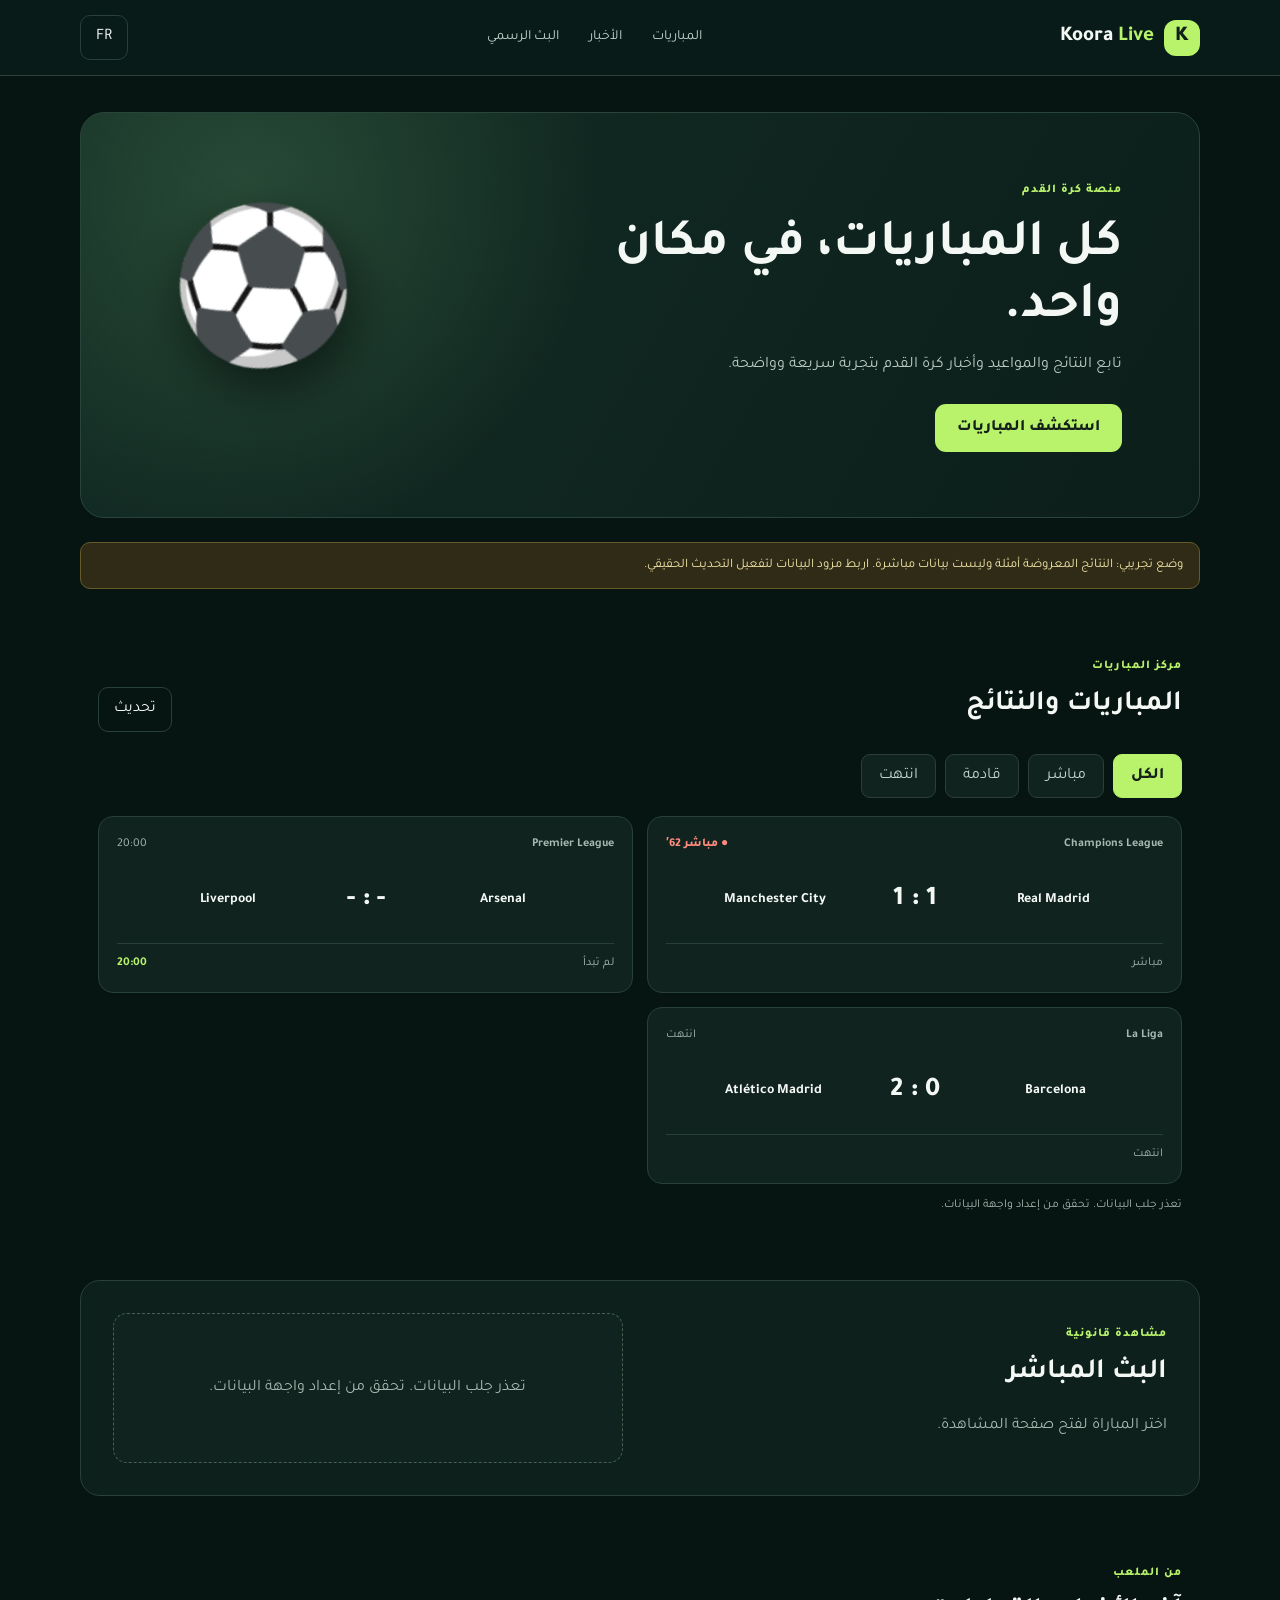
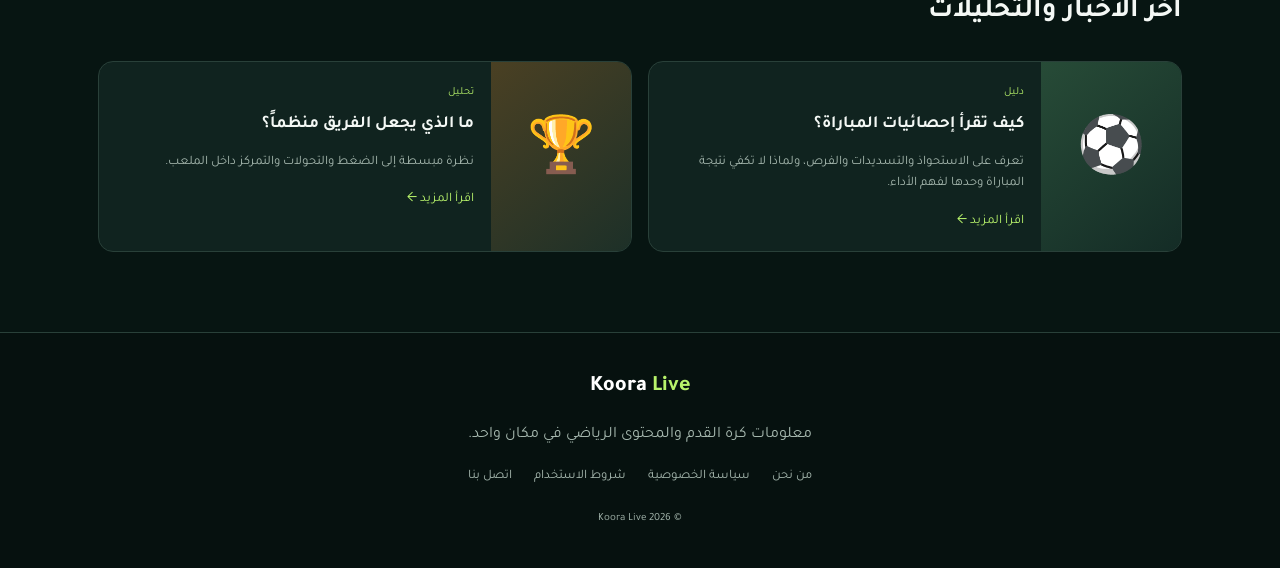
<file: index.html>
<!doctype html>
<html lang="ar" dir="rtl">
<head>
  <meta charset="utf-8">
  <meta name="viewport" content="width=device-width,initial-scale=1">
  <meta name="description" content="Koora Live - نتائج كرة القدم المباشرة، مواعيد المباريات، الأخبار والإحصائيات بالعربية والفرنسية.">
  <meta name="theme-color" content="#081b18">
  <title>Koora Live | مباريات اليوم</title>
  <link rel="icon" href="assets/favicon.svg" type="image/svg+xml">
  <link rel="stylesheet" href="styles.css">
</head>
<body>
<header class="topbar">
  <a class="brand" href="index.html"><span class="brand-mark">K</span><span>Koora <b>Live</b></span></a>
  <nav><a href="#matches" data-i18n="nav_matches">المباريات</a><a href="#news" data-i18n="nav_news">الأخبار</a><a href="#streams" data-i18n="nav_streams">البث الرسمي</a></nav>
  <button id="langToggle" class="lang-btn" aria-label="Change language">FR</button>
</header>

<main>
  <section class="hero">
    <div class="hero-copy">
      <span class="eyebrow" data-i18n="eyebrow">منصة كرة القدم</span>
      <h1 data-i18n="hero_title">كل المباريات، في مكان واحد.</h1>
      <p data-i18n="hero_desc">تابع النتائج والمواعيد وأخبار كرة القدم بتجربة سريعة وواضحة.</p>
      <a class="primary-btn" href="#matches" data-i18n="hero_cta">استكشف المباريات</a>
    </div>
    <div class="hero-ball" aria-hidden="true">⚽</div>
  </section>

  <div class="notice" id="dataNotice" role="status">وضع تجريبي: النتائج المعروضة أمثلة وليست بيانات مباشرة. اربط مزود البيانات لتفعيل التحديث الحقيقي.</div>

  <section class="section" id="matches">
    <div class="section-head">
      <div><span class="eyebrow" data-i18n="live_label">مركز المباريات</span><h2 data-i18n="matches_title">المباريات والنتائج</h2></div>
      <button id="refreshBtn" class="outline-btn" data-i18n="refresh">تحديث</button>
    </div>
    <div class="filters" role="group" aria-label="Match filters">
      <button class="filter active" data-filter="all" data-i18n="filter_all">الكل</button>
      <button class="filter" data-filter="live" data-i18n="filter_live">مباشر</button>
      <button class="filter" data-filter="scheduled" data-i18n="filter_scheduled">قادمة</button>
      <button class="filter" data-filter="finished" data-i18n="filter_finished">انتهت</button>
    </div>
    <div id="matchesGrid" class="matches-grid" aria-live="polite"></div>
    <p id="matchesStatus" class="muted small"></p>
  </section>

  <section class="section split" id="streams">
    <div>
      <span class="eyebrow" data-i18n="streams_label">مشاهدة قانونية</span>
      <h2 data-i18n="streams_title">البث الرسمي</h2>
      <p data-i18n="streams_desc">ستظهر هنا روابط أو مشغلات الجهات المالكة لحقوق البث، بعد التحقق من إذن استخدامها. لا نوفر روابط بث غير مرخصة.</p>
    </div>
    <div id="streamsList" class="stream-panel"><div class="empty-icon">▶</div><p data-i18n="streams_empty">لا توجد روابط بث رسمية مضافة حالياً.</p></div>
  </section>

  <section class="section" id="news">
    <div class="section-head"><div><span class="eyebrow" data-i18n="news_label">من الملعب</span><h2 data-i18n="news_title">آخر الأخبار والتحليلات</h2></div></div>
    <div class="news-grid">
      <article class="news-card"><div class="news-art art-one">⚽</div><div class="news-body"><span class="tag" data-i18n="guide_tag">دليل</span><h3 data-i18n="news_one_title">كيف تقرأ إحصائيات المباراة؟</h3><p data-i18n="news_one_desc">تعرف على الاستحواذ والتسديدات والفرص، ولماذا لا تكفي نتيجة المباراة وحدها لفهم الأداء.</p><a href="article-stats.html" data-i18n="read_more">اقرأ المزيد ←</a></div></article>
      <article class="news-card"><div class="news-art art-two">🏆</div><div class="news-body"><span class="tag" data-i18n="analysis_tag">تحليل</span><h3 data-i18n="news_two_title">ما الذي يجعل الفريق منظماً؟</h3><p data-i18n="news_two_desc">نظرة مبسطة إلى الضغط والتحولات والتمركز داخل الملعب.</p><a href="article-tactics.html" data-i18n="read_more">اقرأ المزيد ←</a></div></article>
    </div>
  </section>
</main>

<footer class="footer">
  <div class="footer-brand">Koora <b>Live</b></div>
  <p data-i18n="footer_desc">معلومات كرة القدم والمحتوى الرياضي في مكان واحد.</p>
  <div class="footer-links"><a href="about.html" data-i18n="about">من نحن</a><a href="privacy.html" data-i18n="privacy">سياسة الخصوصية</a><a href="terms.html" data-i18n="terms">شروط الاستخدام</a><a href="contact.html" data-i18n="contact">اتصل بنا</a></div>
  <small>© <span id="year"></span> Koora Live</small>
</footer>
<script src="config.js"></script><script src="app.js"></script>
</body></html>
</file>
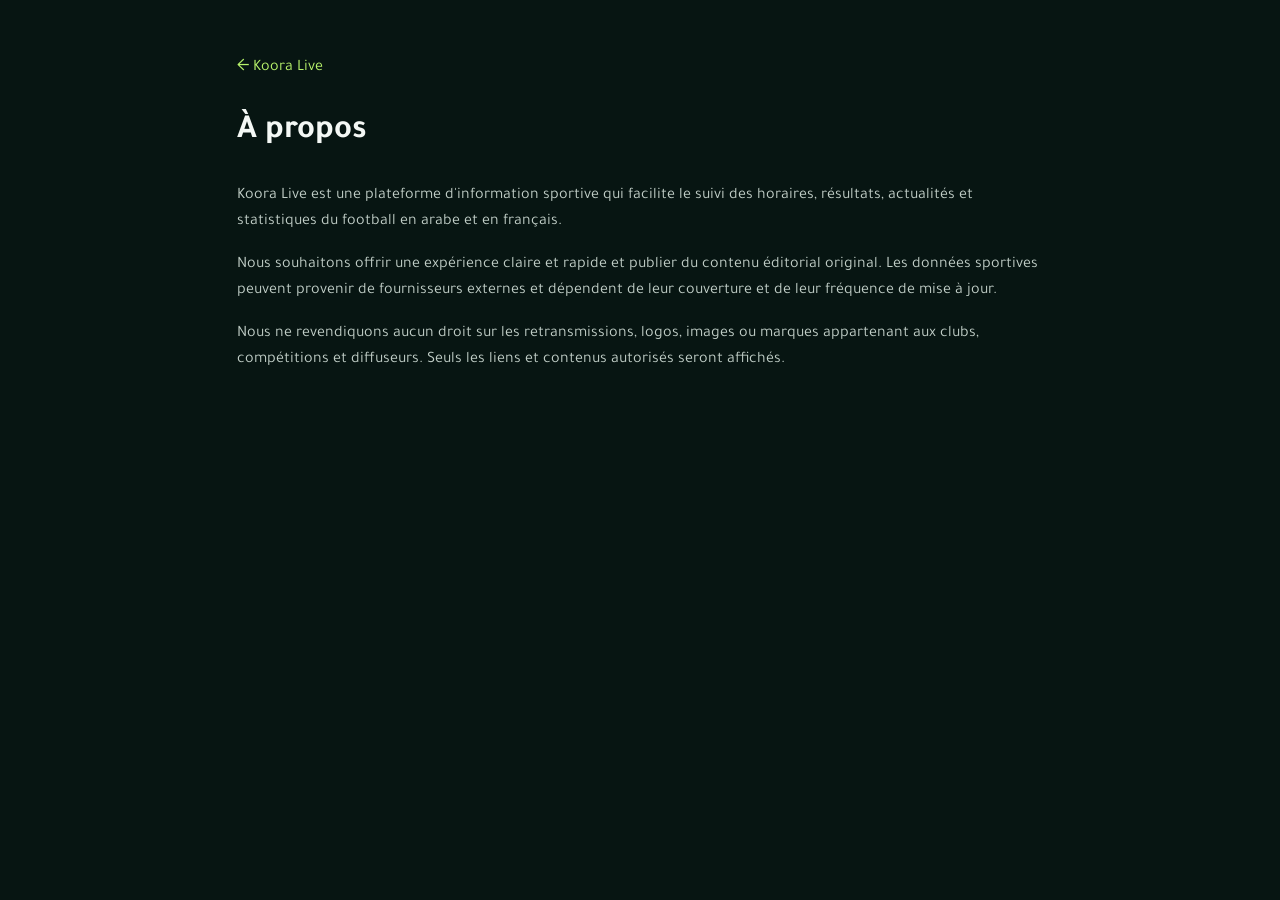
<file: about-fr.html>
<!doctype html><html lang="fr" dir="ltr"><head><meta charset="utf-8"><meta name="viewport" content="width=device-width,initial-scale=1"><title>À propos | Koora Live</title><link rel="stylesheet" href="styles.css"></head><body><main class="content-page"><a class="back" href="index.html">← Koora Live</a><h1>À propos</h1><p>Koora Live est une plateforme d'information sportive qui facilite le suivi des horaires, résultats, actualités et statistiques du football en arabe et en français.</p><p>Nous souhaitons offrir une expérience claire et rapide et publier du contenu éditorial original. Les données sportives peuvent provenir de fournisseurs externes et dépendent de leur couverture et de leur fréquence de mise à jour.</p><p>Nous ne revendiquons aucun droit sur les retransmissions, logos, images ou marques appartenant aux clubs, compétitions et diffuseurs. Seuls les liens et contenus autorisés seront affichés.</p></main></body></html>
</file>
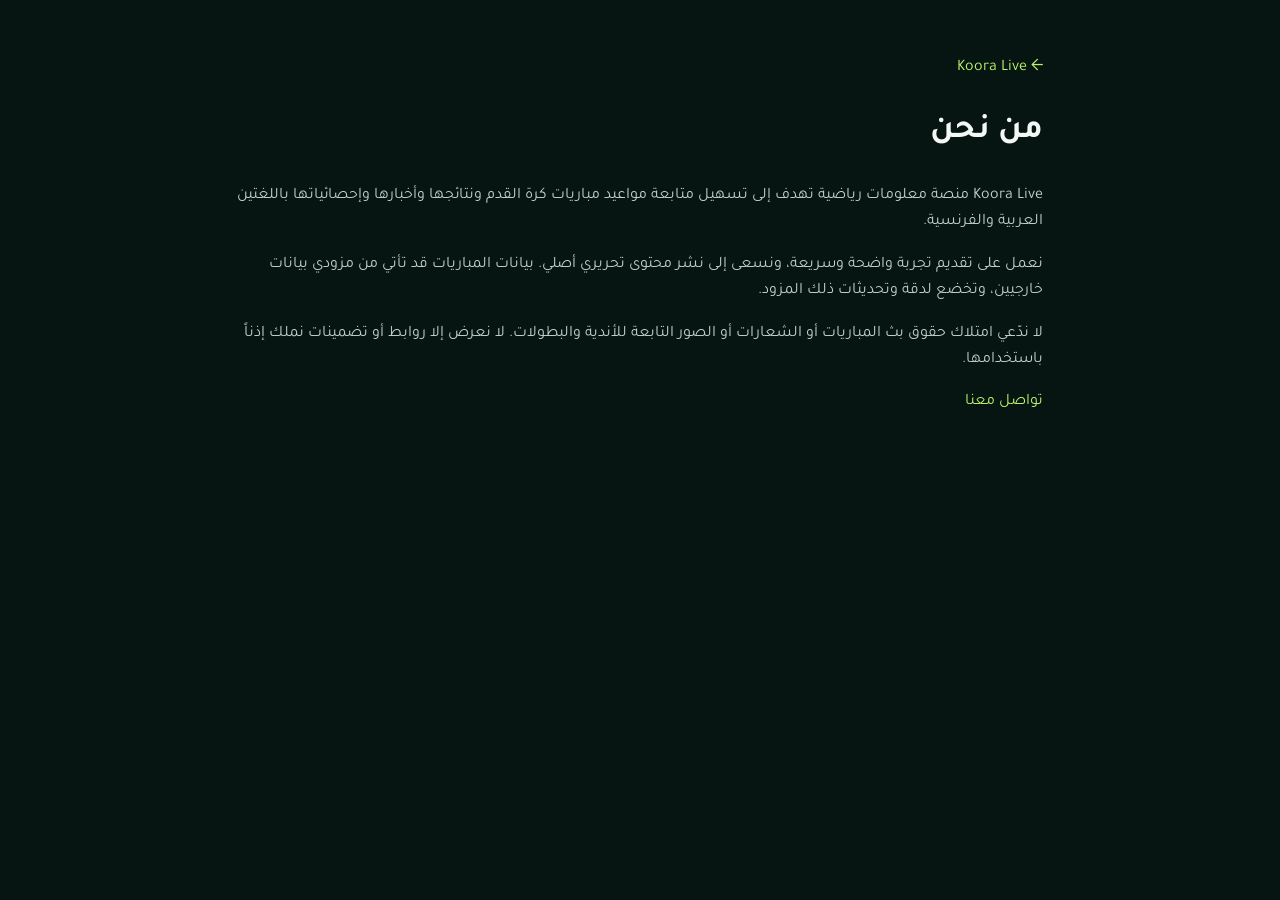
<file: about.html>
<!doctype html><html lang="ar" dir="rtl"><head><meta charset="utf-8"><meta name="viewport" content="width=device-width,initial-scale=1"><title>من نحن | Koora Live</title><link rel="stylesheet" href="styles.css"></head><body><main class="content-page"><a class="back" href="index.html">← Koora Live</a><h1>من نحن</h1><p>Koora Live منصة معلومات رياضية تهدف إلى تسهيل متابعة مواعيد مباريات كرة القدم ونتائجها وأخبارها وإحصائياتها باللغتين العربية والفرنسية.</p><p>نعمل على تقديم تجربة واضحة وسريعة، ونسعى إلى نشر محتوى تحريري أصلي. بيانات المباريات قد تأتي من مزودي بيانات خارجيين، وتخضع لدقة وتحديثات ذلك المزود.</p><p>لا ندّعي امتلاك حقوق بث المباريات أو الشعارات أو الصور التابعة للأندية والبطولات. لا نعرض إلا روابط أو تضمينات نملك إذناً باستخدامها.</p><p><a class="back" href="contact.html">تواصل معنا</a></p></main></body></html>
</file>
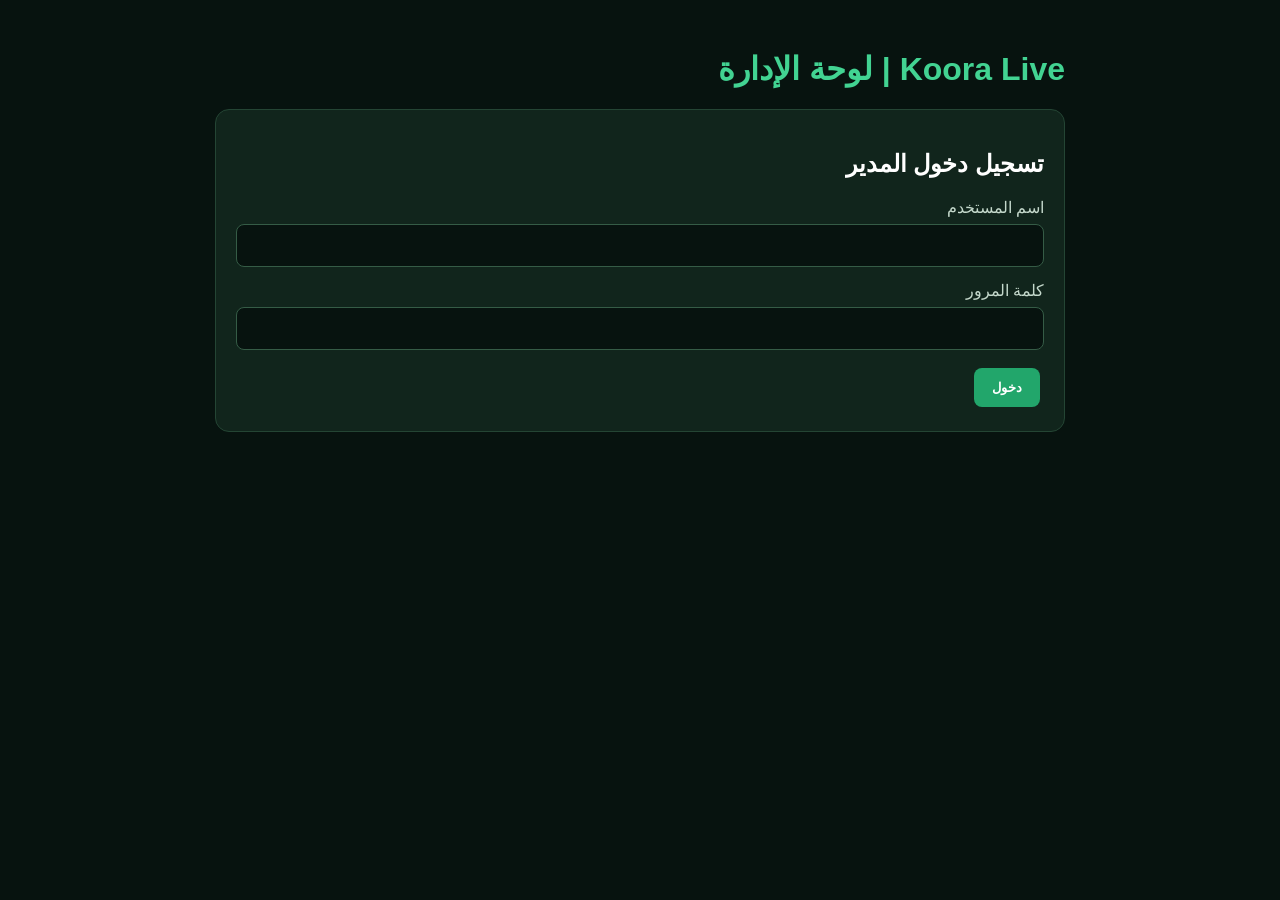
<file: admin.html>
<!DOCTYPE html>
<html lang="ar" dir="rtl">
<head>
<meta charset="UTF-8">
<meta name="viewport" content="width=device-width, initial-scale=1">
<title>إدارة البث - Koora Live</title>
<style>
*{box-sizing:border-box}
body{margin:0;background:#07130f;color:#fff;font-family:Arial,sans-serif;padding:20px}
.container{max-width:850px;margin:30px auto}
h1{color:#42d392}
.card{background:#11251c;border:1px solid #244534;border-radius:14px;padding:20px;margin-bottom:20px}
input,select{width:100%;padding:13px;margin:7px 0 14px;background:#07130f;color:white;border:1px solid #355c46;border-radius:8px}
label{display:block;color:#c4d8cb}
button{padding:12px 18px;border:0;border-radius:8px;background:#22a66b;color:white;font-weight:bold;cursor:pointer;margin:4px}
button.delete{background:#b73535}
button.edit{background:#a16b20}
.hidden{display:none}
.match{background:#183426;padding:15px;border-radius:10px;margin:12px 0}
small{color:#b8cabc}
#message{margin:12px 0;color:#f5c76a}
</style>
</head>
<body>
<div class="container">
<h1>Koora Live | لوحة الإدارة</h1>

<section class="card" id="loginBox">
<h2>تسجيل دخول المدير</h2>
<label>اسم المستخدم</label>
<input id="username" autocomplete="username">
<label>كلمة المرور</label>
<input id="password" type="password" autocomplete="current-password">
<button onclick="login()">دخول</button>
<div id="loginMessage"></div>
</section>

<section id="panel" class="hidden">
<div class="card">
<h2 id="formTitle">إضافة مباراة جديدة</h2>
<form id="streamForm">
<input type="hidden" id="streamId">

<label>البطولة</label>
<input id="competition" required placeholder="مثلاً: دوري أبطال أوروبا">

<label>الفريق الأول</label>
<input id="home_team" required>

<label>الفريق الثاني</label>
<input id="away_team" required>

<label>القناة</label>
<input id="channel" required placeholder="مثلاً: beIN SPORTS 1">

<label>توقيت المباراة</label>
<input id="match_time" placeholder="مثلاً: 20:00">

<label>رابط البث المرخص</label>
<input id="stream_url" type="url" required placeholder="https://...">

<label>حالة المباراة</label>
<select id="status">
<option value="live">مباشر</option>
<option value="upcoming">قريباً</option>
<option value="finished">انتهت</option>
</select>

<button type="submit">حفظ المباراة</button>
<button type="button" onclick="resetForm()">إلغاء</button>
</form>
<div id="message"></div>
</div>

<div class="card">
<h2>المباريات المضافة</h2>
<div id="matches">جارٍ التحميل...</div>
<button onclick="logout()">تسجيل الخروج</button>
</div>
</section>
</div>

<script>
const API = "https://gentle-scene-e807koora-live-api.alaamkaiss.workers.dev";
let token = sessionStorage.getItem("koora_admin_token");

function headers(){
  return {
    "Content-Type":"application/json",
    "Authorization":"Bearer "+token
  };
}

async function login(){
  const username = document.getElementById("username").value;
  const password = document.getElementById("password").value;
  const message = document.getElementById("loginMessage");

  try{
    const response = await fetch(API+"/api/admin/login",{
      method:"POST",
      headers:{"Content-Type":"application/json"},
      body:JSON.stringify({username,password})
    });
    const data = await response.json();

    if(!response.ok) throw new Error(data.error || "فشل تسجيل الدخول");

    token = data.token;
    sessionStorage.setItem("koora_admin_token",token);
    showPanel();
  }catch(error){
    message.textContent = error.message;
  }
}

function showPanel(){
  document.getElementById("loginBox").classList.add("hidden");
  document.getElementById("panel").classList.remove("hidden");
  loadStreams();
}

function logout(){
  sessionStorage.removeItem("koora_admin_token");
  token = null;
  location.reload();
}

async function loadStreams(){
  const box = document.getElementById("matches");
  box.textContent = "جارٍ التحميل...";

  try{
    const response = await fetch(API+"/api/admin/streams",{
      headers:headers()
    });

    if(response.status === 401){
      logout();
      return;
    }

    const streams = await response.json();
    box.innerHTML = "";

    if(!streams.length){
      box.textContent = "لا توجد مباريات مضافة بعد.";
      return;
    }

    streams.forEach(item=>{
      const div = document.createElement("div");
      div.className = "match";

      const title = document.createElement("strong");
      title.textContent = item.home_team+" ضد "+item.away_team;

      const info = document.createElement("p");
      info.textContent = item.competition+" | "+item.channel+" | "+item.status;

      const edit = document.createElement("button");
      edit.className = "edit";
      edit.textContent = "تعديل";
      edit.onclick = ()=>editStream(item);

      const del = document.createElement("button");
      del.className = "delete";
      del.textContent = "حذف";
      del.onclick = ()=>deleteStream(item.id);

      div.append(title,info,edit,del);
      box.appendChild(div);
    });
  }catch(error){
    box.textContent = "تعذر تحميل المباريات.";
  }
}

document.getElementById("streamForm").addEventListener("submit",async e=>{
  e.preventDefault();

  const id = document.getElementById("streamId").value;
  const body = {
    competition:document.getElementById("competition").value.trim(),
    home_team:document.getElementById("home_team").value.trim(),
    away_team:document.getElementById("away_team").value.trim(),
    channel:document.getElementById("channel").value.trim(),
    match_time:document.getElementById("match_time").value.trim(),
    stream_url:document.getElementById("stream_url").value.trim(),
    status:document.getElementById("status").value
  };

  try{
    const response = await fetch(
      API+"/api/admin/streams"+(id?"/"+id:""),
      {
        method:id?"PUT":"POST",
        headers:headers(),
        body:JSON.stringify(body)
      }
    );

    const data = await response.json();
    if(!response.ok) throw new Error(data.error || "تعذر الحفظ");

    document.getElementById("message").textContent = "تم حفظ المباراة بنجاح.";
    resetForm();
    loadStreams();
  }catch(error){
    document.getElementById("message").textContent = error.message;
  }
});

function editStream(item){
  document.getElementById("streamId").value = item.id;
  document.getElementById("competition").value = item.competition;
  document.getElementById("home_team").value = item.home_team;
  document.getElementById("away_team").value = item.away_team;
  document.getElementById("channel").value = item.channel;
  document.getElementById("match_time").value = item.match_time || "";
  document.getElementById("stream_url").value = item.stream_url;
  document.getElementById("status").value = item.status;
  document.getElementById("formTitle").textContent = "تعديل المباراة";
  window.scrollTo({top:0,behavior:"smooth"});
}

async function deleteStream(id){
  if(!confirm("هل تريد حذف هذه المباراة؟")) return;

  try{
    const response = await fetch(API+"/api/admin/streams/"+id,{
      method:"DELETE",
      headers:headers()
    });

    if(!response.ok) throw new Error("تعذر الحذف");
    loadStreams();
  }catch(error){
    alert(error.message);
  }
}

function resetForm(){
  document.getElementById("streamForm").reset();
  document.getElementById("streamId").value = "";
  document.getElementById("formTitle").textContent = "إضافة مباراة جديدة";
}

if(token) showPanel();
</script>
</body>
</html>
</file>
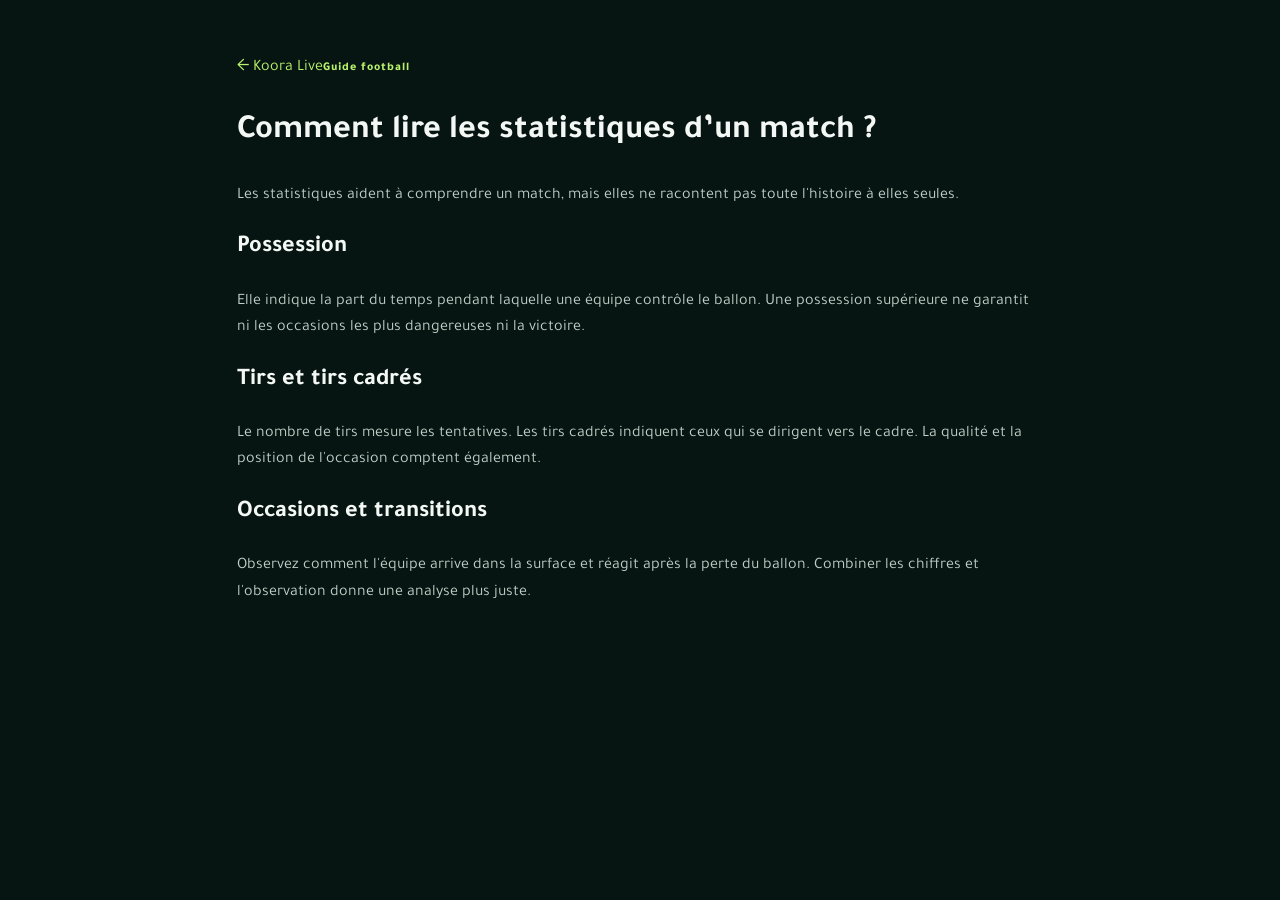
<file: article-stats-fr.html>
<!doctype html><html lang="fr" dir="ltr"><head><meta charset="utf-8"><meta name="viewport" content="width=device-width,initial-scale=1"><title>Lire les statistiques d’un match | Koora Live</title><link rel="stylesheet" href="styles.css"></head><body><main class="content-page"><a class="back" href="index.html">← Koora Live</a><span class="eyebrow">Guide football</span><h1>Comment lire les statistiques d’un match ?</h1><p>Les statistiques aident à comprendre un match, mais elles ne racontent pas toute l'histoire à elles seules.</p><h2>Possession</h2><p>Elle indique la part du temps pendant laquelle une équipe contrôle le ballon. Une possession supérieure ne garantit ni les occasions les plus dangereuses ni la victoire.</p><h2>Tirs et tirs cadrés</h2><p>Le nombre de tirs mesure les tentatives. Les tirs cadrés indiquent ceux qui se dirigent vers le cadre. La qualité et la position de l'occasion comptent également.</p><h2>Occasions et transitions</h2><p>Observez comment l'équipe arrive dans la surface et réagit après la perte du ballon. Combiner les chiffres et l'observation donne une analyse plus juste.</p></main></body></html>
</file>
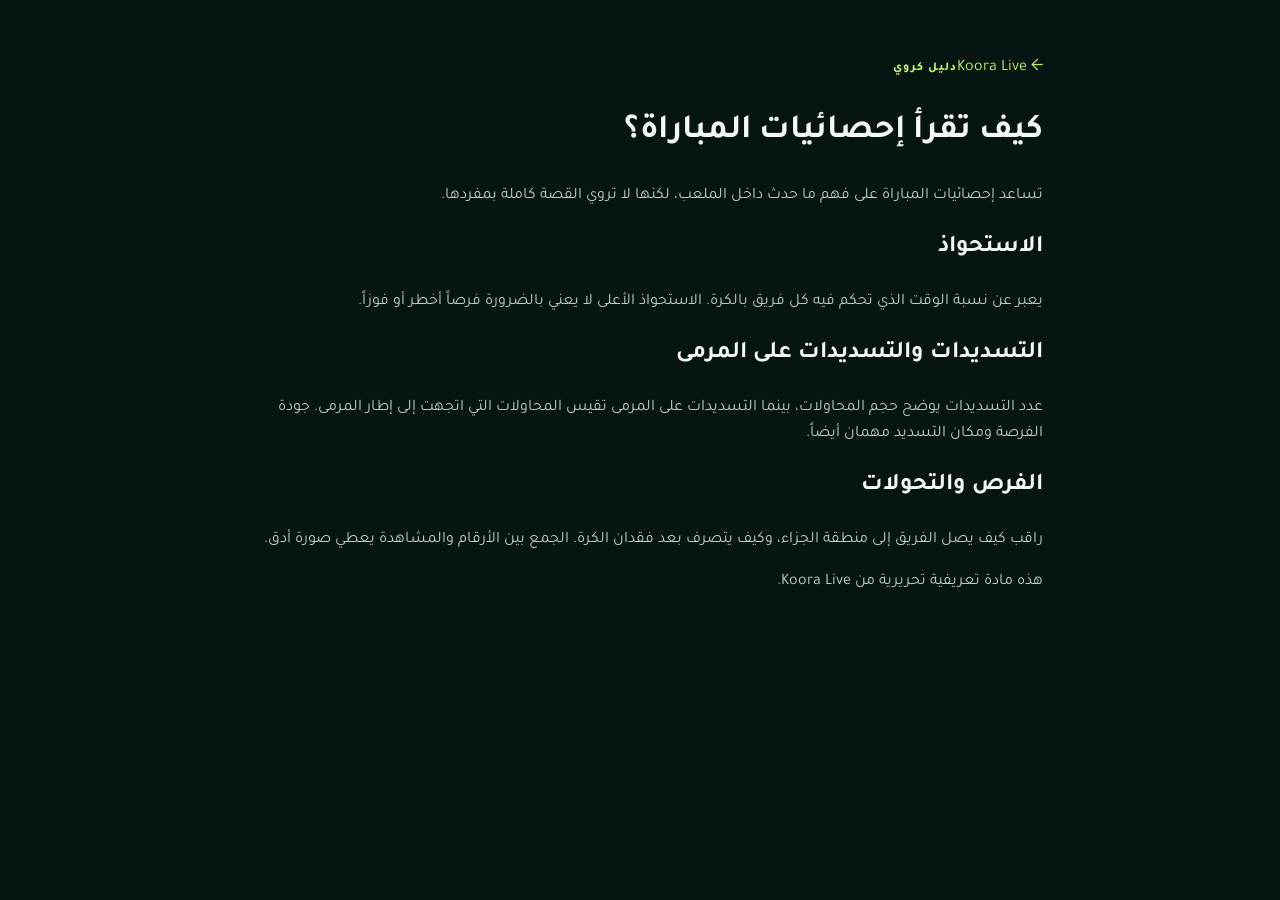
<file: article-stats.html>
<!doctype html><html lang="ar" dir="rtl"><head><meta charset="utf-8"><meta name="viewport" content="width=device-width,initial-scale=1"><title>كيف تقرأ إحصائيات المباراة؟ | Koora Live</title><link rel="stylesheet" href="styles.css"></head><body><main class="content-page"><a class="back" href="index.html">← Koora Live</a><span class="eyebrow">دليل كروي</span><h1>كيف تقرأ إحصائيات المباراة؟</h1><p>تساعد إحصائيات المباراة على فهم ما حدث داخل الملعب، لكنها لا تروي القصة كاملة بمفردها.</p><h2>الاستحواذ</h2><p>يعبر عن نسبة الوقت الذي تحكم فيه كل فريق بالكرة. الاستحواذ الأعلى لا يعني بالضرورة فرصاً أخطر أو فوزاً.</p><h2>التسديدات والتسديدات على المرمى</h2><p>عدد التسديدات يوضح حجم المحاولات، بينما التسديدات على المرمى تقيس المحاولات التي اتجهت إلى إطار المرمى. جودة الفرصة ومكان التسديد مهمان أيضاً.</p><h2>الفرص والتحولات</h2><p>راقب كيف يصل الفريق إلى منطقة الجزاء، وكيف يتصرف بعد فقدان الكرة. الجمع بين الأرقام والمشاهدة يعطي صورة أدق.</p><p>هذه مادة تعريفية تحريرية من Koora Live.</p></main></body></html>
</file>
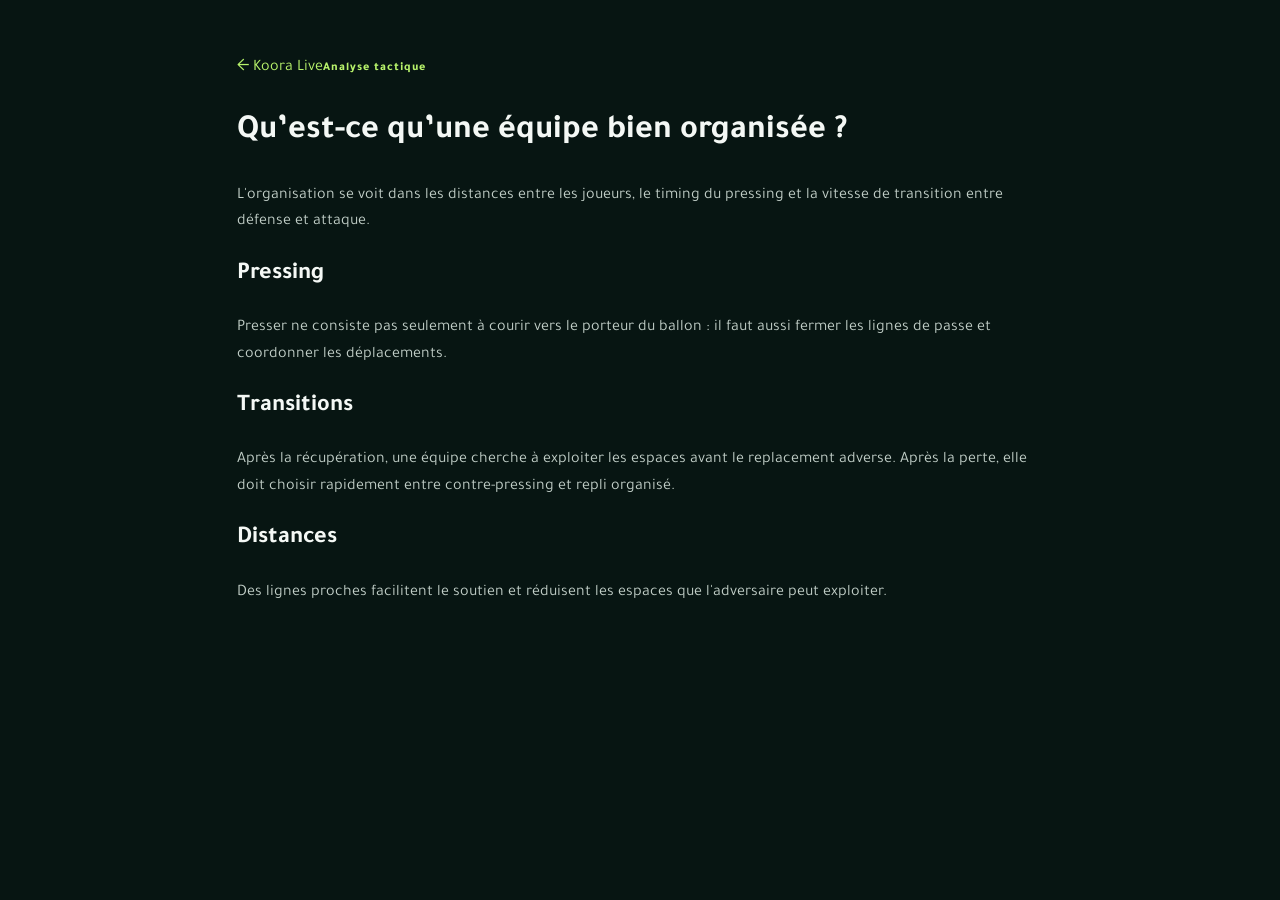
<file: article-tactics-fr.html>
<!doctype html><html lang="fr" dir="ltr"><head><meta charset="utf-8"><meta name="viewport" content="width=device-width,initial-scale=1"><title>Une équipe bien organisée | Koora Live</title><link rel="stylesheet" href="styles.css"></head><body><main class="content-page"><a class="back" href="index.html">← Koora Live</a><span class="eyebrow">Analyse tactique</span><h1>Qu’est-ce qu’une équipe bien organisée ?</h1><p>L'organisation se voit dans les distances entre les joueurs, le timing du pressing et la vitesse de transition entre défense et attaque.</p><h2>Pressing</h2><p>Presser ne consiste pas seulement à courir vers le porteur du ballon : il faut aussi fermer les lignes de passe et coordonner les déplacements.</p><h2>Transitions</h2><p>Après la récupération, une équipe cherche à exploiter les espaces avant le replacement adverse. Après la perte, elle doit choisir rapidement entre contre-pressing et repli organisé.</p><h2>Distances</h2><p>Des lignes proches facilitent le soutien et réduisent les espaces que l'adversaire peut exploiter.</p></main></body></html>
</file>
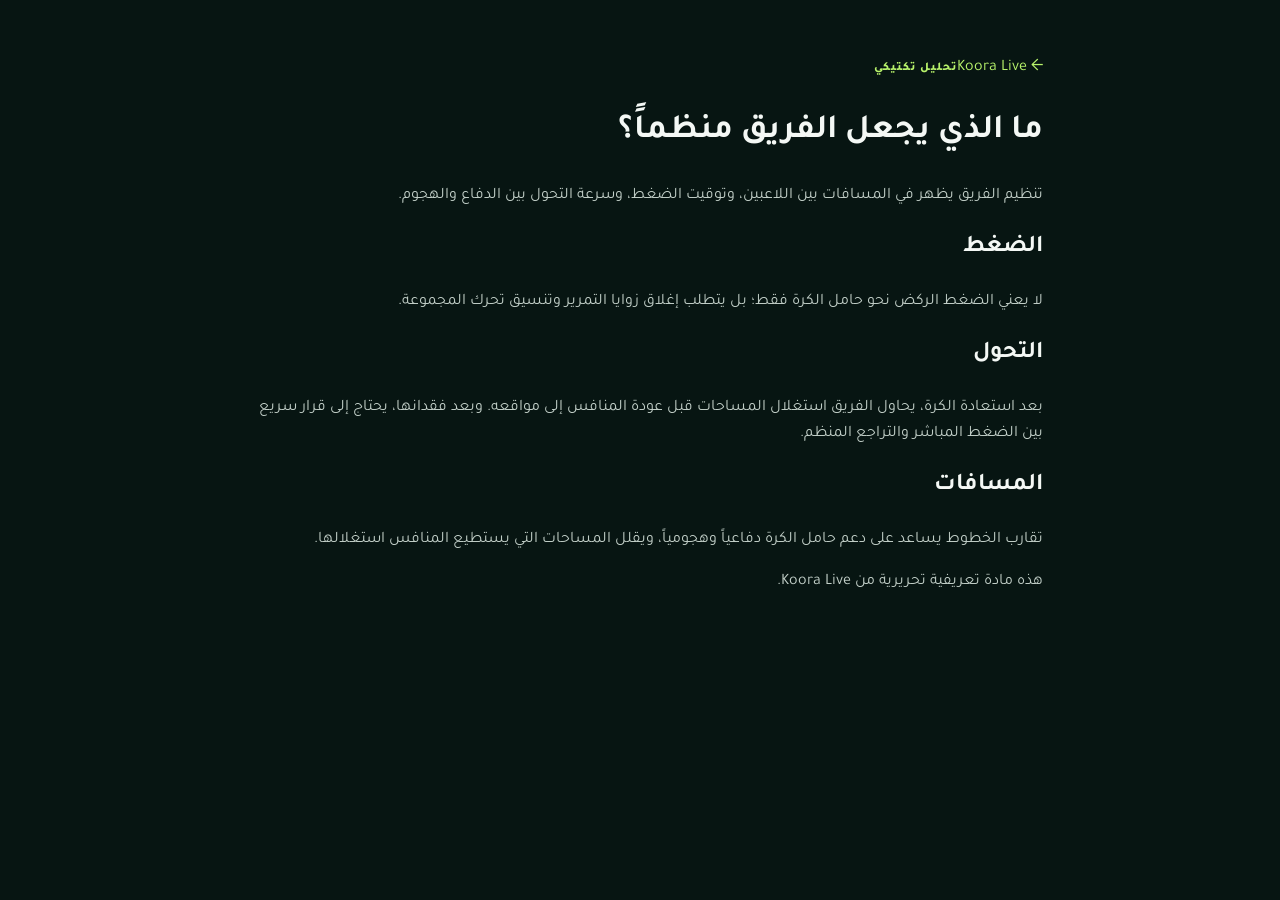
<file: article-tactics.html>
<!doctype html><html lang="ar" dir="rtl"><head><meta charset="utf-8"><meta name="viewport" content="width=device-width,initial-scale=1"><title>ما الذي يجعل الفريق منظماً؟ | Koora Live</title><link rel="stylesheet" href="styles.css"></head><body><main class="content-page"><a class="back" href="index.html">← Koora Live</a><span class="eyebrow">تحليل تكتيكي</span><h1>ما الذي يجعل الفريق منظماً؟</h1><p>تنظيم الفريق يظهر في المسافات بين اللاعبين، وتوقيت الضغط، وسرعة التحول بين الدفاع والهجوم.</p><h2>الضغط</h2><p>لا يعني الضغط الركض نحو حامل الكرة فقط؛ بل يتطلب إغلاق زوايا التمرير وتنسيق تحرك المجموعة.</p><h2>التحول</h2><p>بعد استعادة الكرة، يحاول الفريق استغلال المساحات قبل عودة المنافس إلى مواقعه. وبعد فقدانها، يحتاج إلى قرار سريع بين الضغط المباشر والتراجع المنظم.</p><h2>المسافات</h2><p>تقارب الخطوط يساعد على دعم حامل الكرة دفاعياً وهجومياً، ويقلل المساحات التي يستطيع المنافس استغلالها.</p><p>هذه مادة تعريفية تحريرية من Koora Live.</p></main></body></html>
</file>
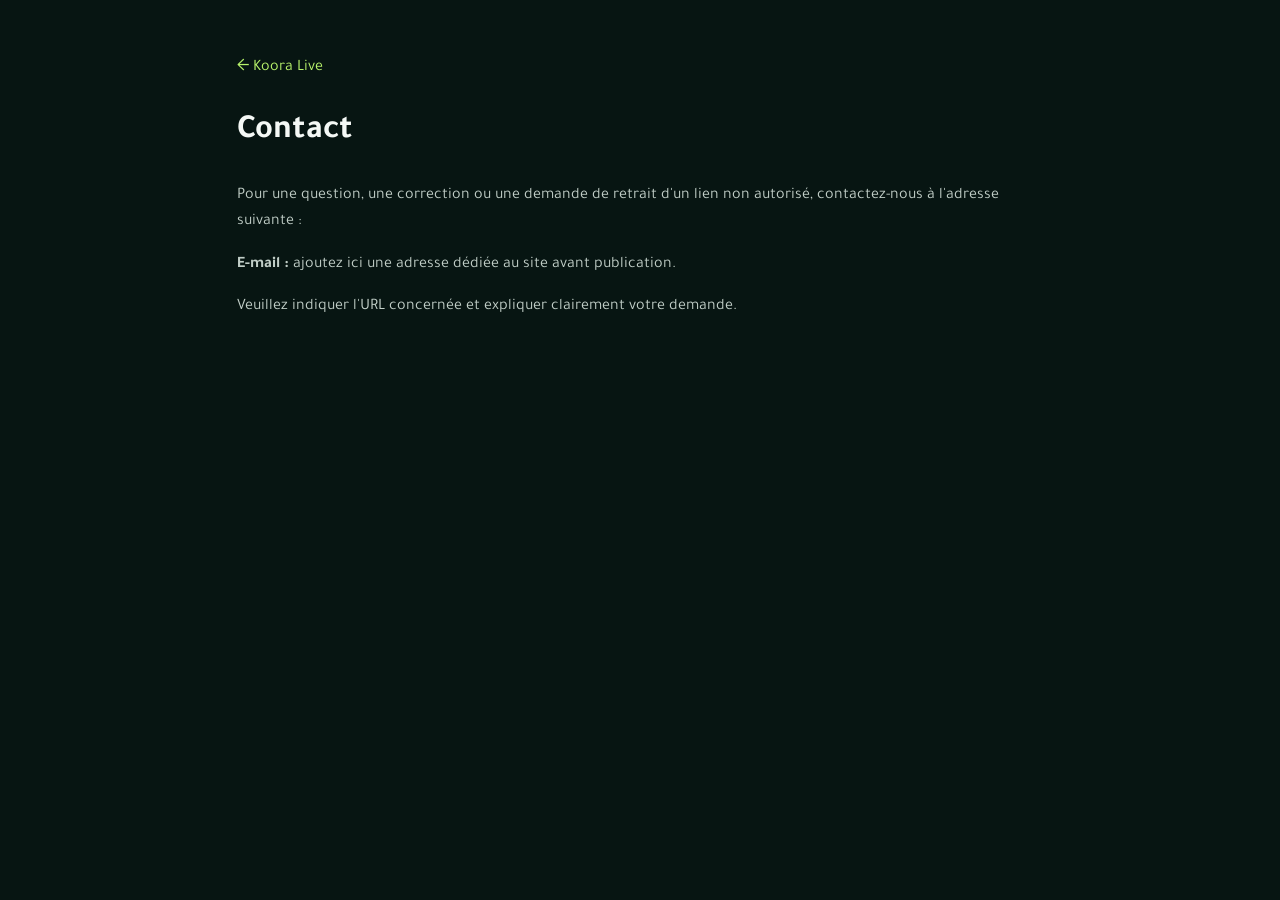
<file: contact-fr.html>
<!doctype html><html lang="fr" dir="ltr"><head><meta charset="utf-8"><meta name="viewport" content="width=device-width,initial-scale=1"><title>Contact | Koora Live</title><link rel="stylesheet" href="styles.css"></head><body><main class="content-page"><a class="back" href="index.html">← Koora Live</a><h1>Contact</h1><p>Pour une question, une correction ou une demande de retrait d'un lien non autorisé, contactez-nous à l'adresse suivante :</p><p><strong>E-mail :</strong> ajoutez ici une adresse dédiée au site avant publication.</p><p>Veuillez indiquer l'URL concernée et expliquer clairement votre demande.</p></main></body></html>
</file>
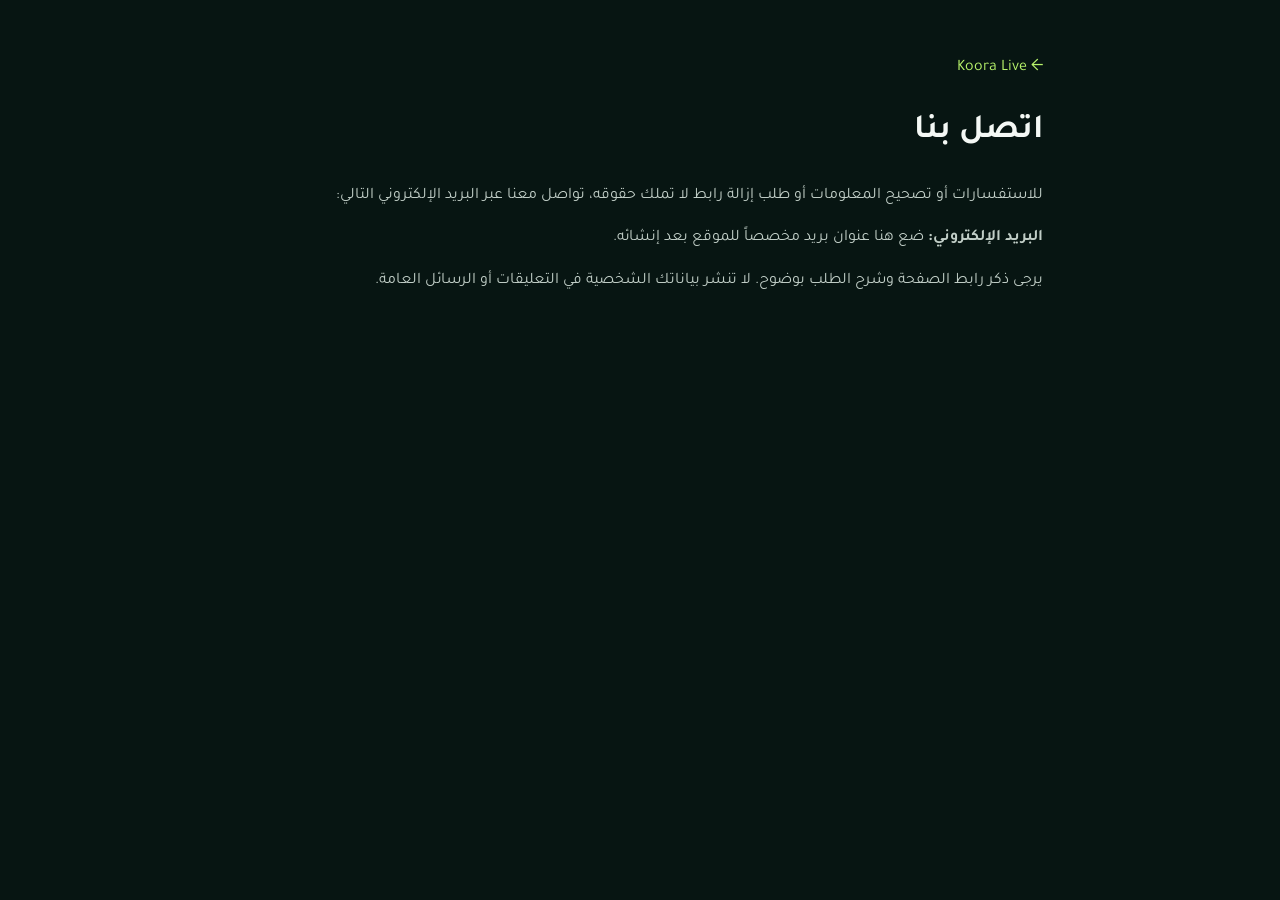
<file: contact.html>
<!doctype html><html lang="ar" dir="rtl"><head><meta charset="utf-8"><meta name="viewport" content="width=device-width,initial-scale=1"><title>اتصل بنا | Koora Live</title><link rel="stylesheet" href="styles.css"></head><body><main class="content-page"><a class="back" href="index.html">← Koora Live</a><h1>اتصل بنا</h1><p>للاستفسارات أو تصحيح المعلومات أو طلب إزالة رابط لا تملك حقوقه، تواصل معنا عبر البريد الإلكتروني التالي:</p><p><strong>البريد الإلكتروني:</strong> ضع هنا عنوان بريد مخصصاً للموقع بعد إنشائه.</p><p>يرجى ذكر رابط الصفحة وشرح الطلب بوضوح. لا تنشر بياناتك الشخصية في التعليقات أو الرسائل العامة.</p></main></body></html>
</file>
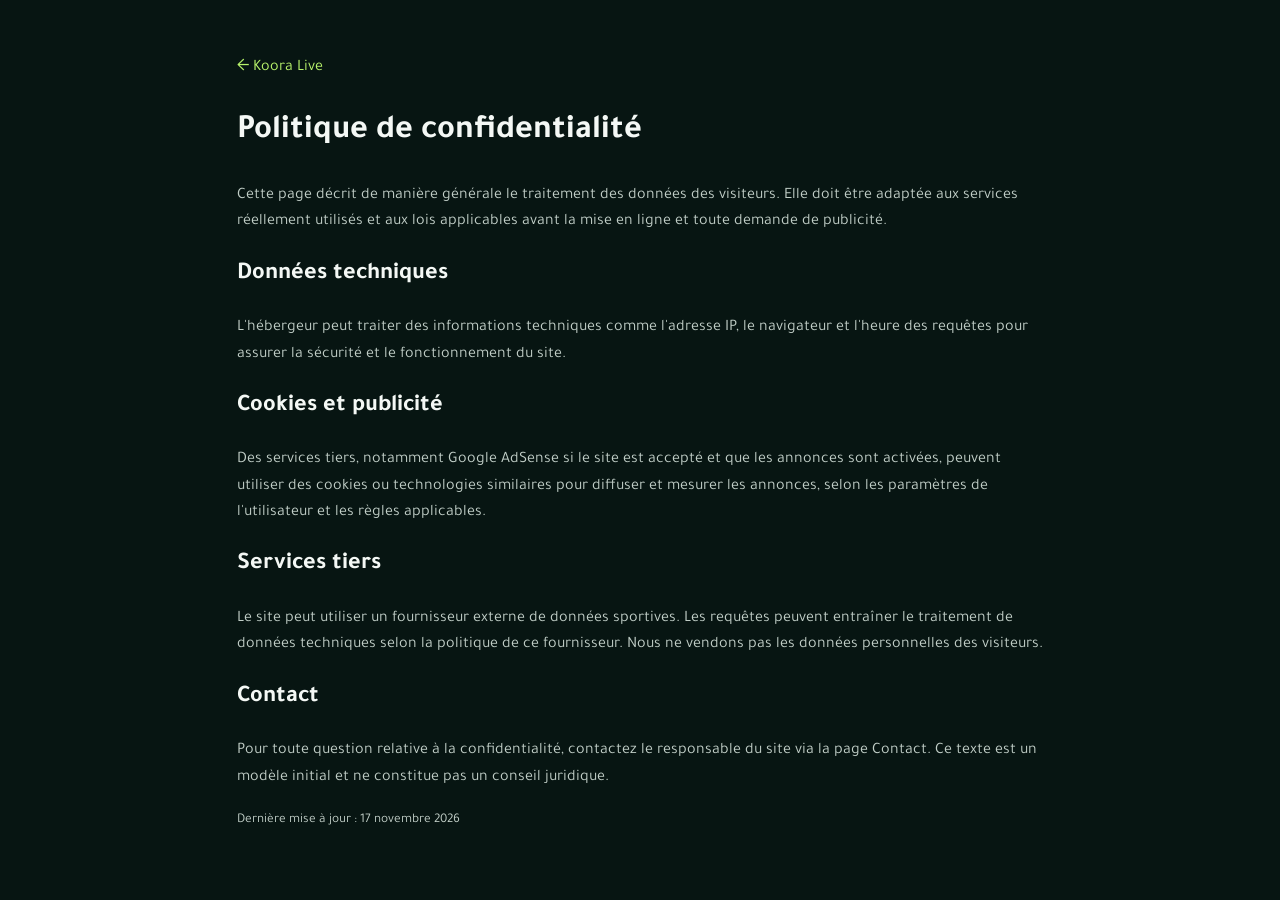
<file: privacy-fr.html>
<!doctype html><html lang="fr" dir="ltr"><head><meta charset="utf-8"><meta name="viewport" content="width=device-width,initial-scale=1"><title>Confidentialité | Koora Live</title><link rel="stylesheet" href="styles.css"></head><body><main class="content-page"><a class="back" href="index.html">← Koora Live</a><h1>Politique de confidentialité</h1><p>Cette page décrit de manière générale le traitement des données des visiteurs. Elle doit être adaptée aux services réellement utilisés et aux lois applicables avant la mise en ligne et toute demande de publicité.</p><h2>Données techniques</h2><p>L'hébergeur peut traiter des informations techniques comme l'adresse IP, le navigateur et l'heure des requêtes pour assurer la sécurité et le fonctionnement du site.</p><h2>Cookies et publicité</h2><p>Des services tiers, notamment Google AdSense si le site est accepté et que les annonces sont activées, peuvent utiliser des cookies ou technologies similaires pour diffuser et mesurer les annonces, selon les paramètres de l'utilisateur et les règles applicables.</p><h2>Services tiers</h2><p>Le site peut utiliser un fournisseur externe de données sportives. Les requêtes peuvent entraîner le traitement de données techniques selon la politique de ce fournisseur. Nous ne vendons pas les données personnelles des visiteurs.</p><h2>Contact</h2><p>Pour toute question relative à la confidentialité, contactez le responsable du site via la page Contact. Ce texte est un modèle initial et ne constitue pas un conseil juridique.</p><p><small>Dernière mise à jour : 17 novembre 2026</small></p></main></body></html>
</file>
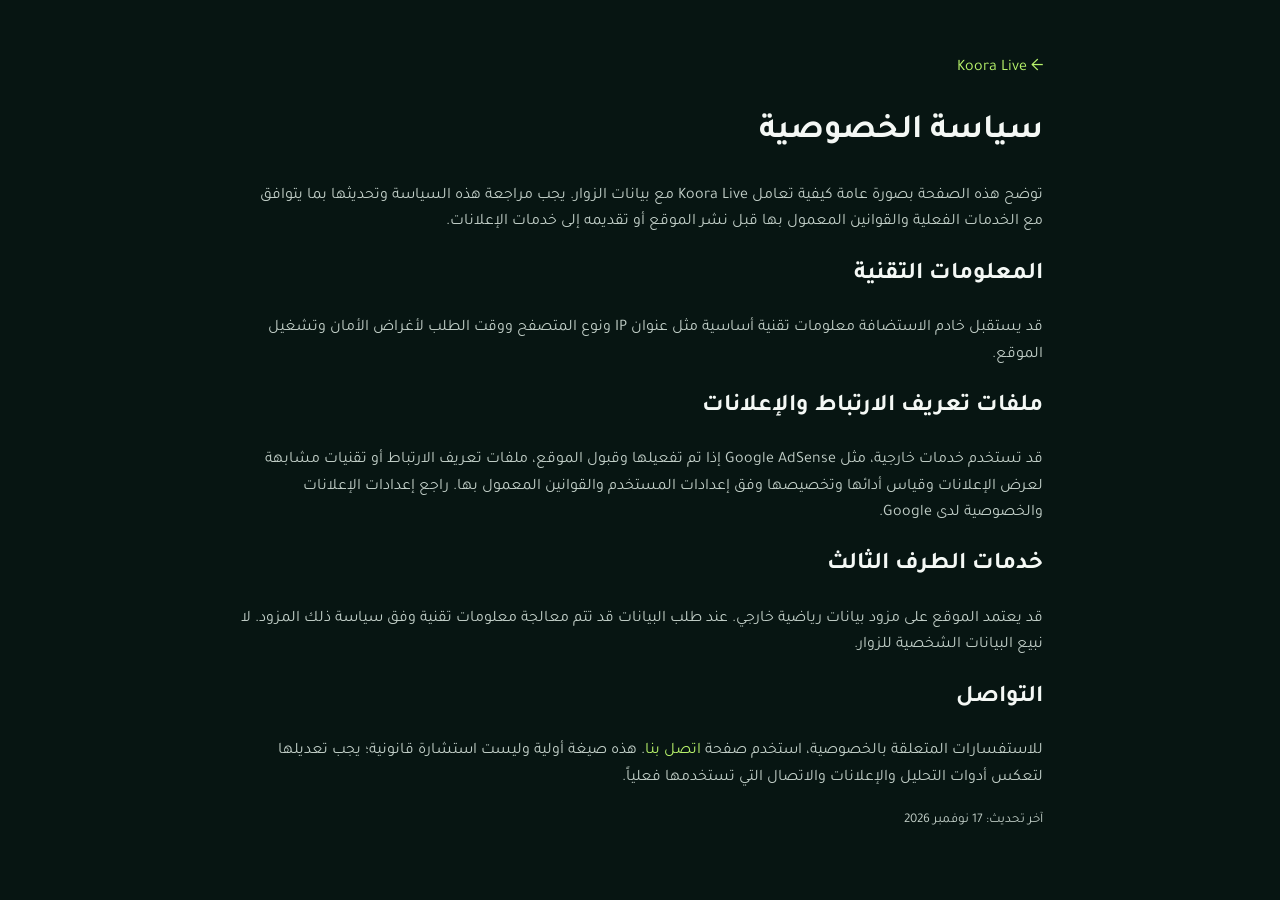
<file: privacy.html>
<!doctype html><html lang="ar" dir="rtl"><head><meta charset="utf-8"><meta name="viewport" content="width=device-width,initial-scale=1"><title>سياسة الخصوصية | Koora Live</title><link rel="stylesheet" href="styles.css"></head><body><main class="content-page"><a class="back" href="index.html">← Koora Live</a><h1>سياسة الخصوصية</h1><p>توضح هذه الصفحة بصورة عامة كيفية تعامل Koora Live مع بيانات الزوار. يجب مراجعة هذه السياسة وتحديثها بما يتوافق مع الخدمات الفعلية والقوانين المعمول بها قبل نشر الموقع أو تقديمه إلى خدمات الإعلانات.</p><h2>المعلومات التقنية</h2><p>قد يستقبل خادم الاستضافة معلومات تقنية أساسية مثل عنوان IP ونوع المتصفح ووقت الطلب لأغراض الأمان وتشغيل الموقع.</p><h2>ملفات تعريف الارتباط والإعلانات</h2><p>قد تستخدم خدمات خارجية، مثل Google AdSense إذا تم تفعيلها وقبول الموقع، ملفات تعريف الارتباط أو تقنيات مشابهة لعرض الإعلانات وقياس أدائها وتخصيصها وفق إعدادات المستخدم والقوانين المعمول بها. راجع إعدادات الإعلانات والخصوصية لدى Google.</p><h2>خدمات الطرف الثالث</h2><p>قد يعتمد الموقع على مزود بيانات رياضية خارجي. عند طلب البيانات قد تتم معالجة معلومات تقنية وفق سياسة ذلك المزود. لا نبيع البيانات الشخصية للزوار.</p><h2>التواصل</h2><p>للاستفسارات المتعلقة بالخصوصية، استخدم صفحة <a class="back" href="contact.html">اتصل بنا</a>. هذه صيغة أولية وليست استشارة قانونية؛ يجب تعديلها لتعكس أدوات التحليل والإعلانات والاتصال التي تستخدمها فعلياً.</p><p><small>آخر تحديث: 17 نوفمبر 2026</small></p></main></body></html>
</file>
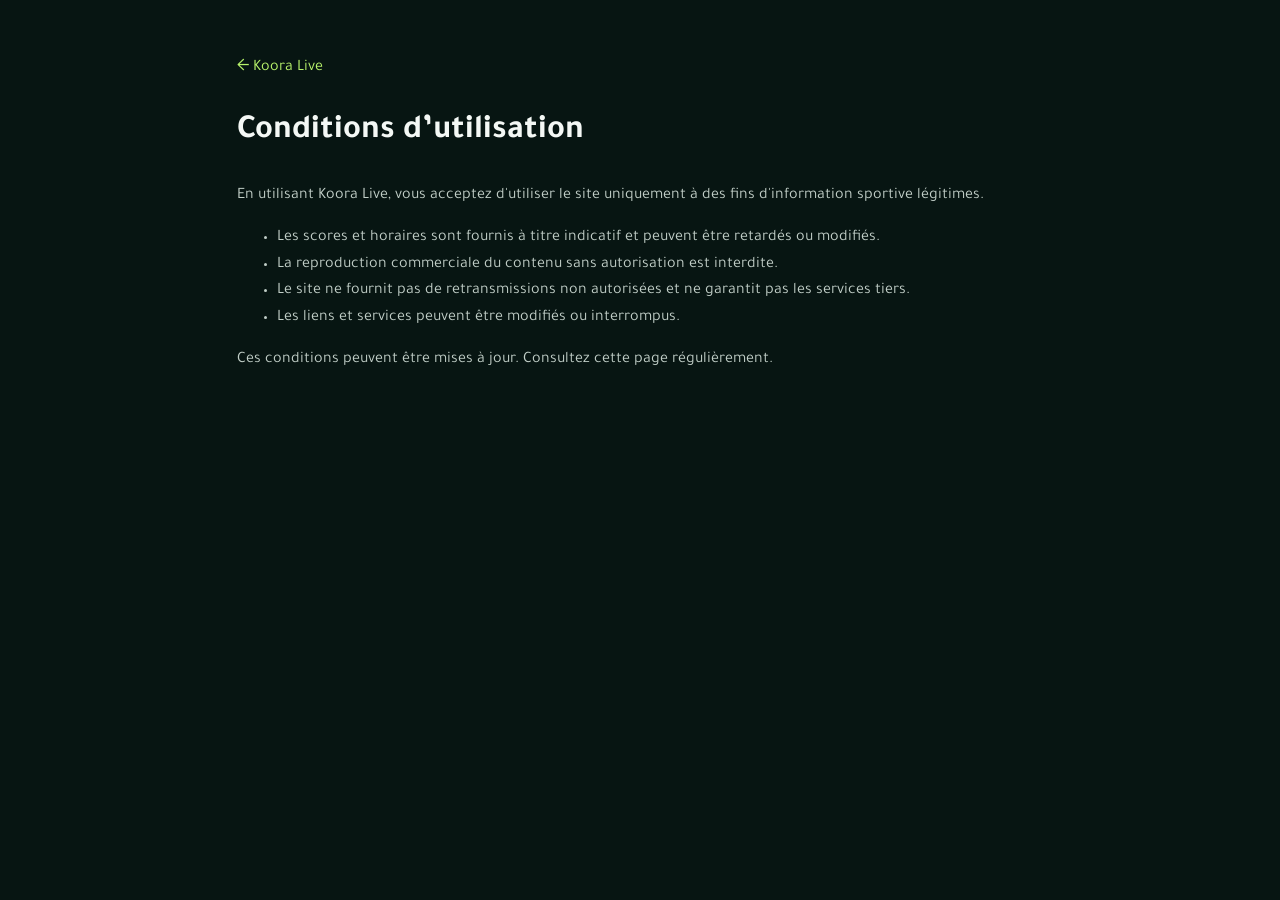
<file: terms-fr.html>
<!doctype html><html lang="fr" dir="ltr"><head><meta charset="utf-8"><meta name="viewport" content="width=device-width,initial-scale=1"><title>Conditions d’utilisation | Koora Live</title><link rel="stylesheet" href="styles.css"></head><body><main class="content-page"><a class="back" href="index.html">← Koora Live</a><h1>Conditions d’utilisation</h1><p>En utilisant Koora Live, vous acceptez d'utiliser le site uniquement à des fins d'information sportive légitimes.</p><ul><li>Les scores et horaires sont fournis à titre indicatif et peuvent être retardés ou modifiés.</li><li>La reproduction commerciale du contenu sans autorisation est interdite.</li><li>Le site ne fournit pas de retransmissions non autorisées et ne garantit pas les services tiers.</li><li>Les liens et services peuvent être modifiés ou interrompus.</li></ul><p>Ces conditions peuvent être mises à jour. Consultez cette page régulièrement.</p></main></body></html>
</file>
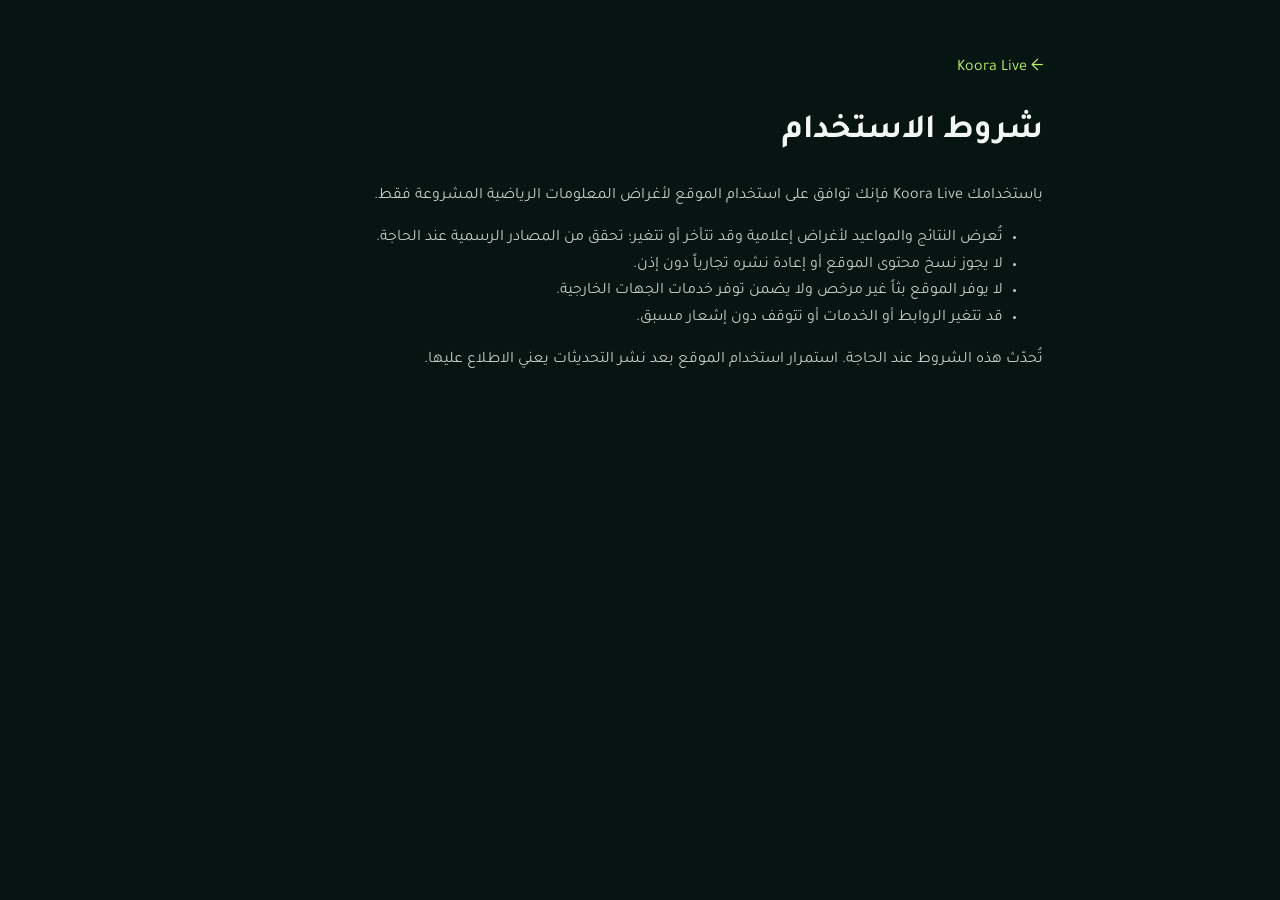
<file: terms.html>
<!doctype html><html lang="ar" dir="rtl"><head><meta charset="utf-8"><meta name="viewport" content="width=device-width,initial-scale=1"><title>شروط الاستخدام | Koora Live</title><link rel="stylesheet" href="styles.css"></head><body><main class="content-page"><a class="back" href="index.html">← Koora Live</a><h1>شروط الاستخدام</h1><p>باستخدامك Koora Live فإنك توافق على استخدام الموقع لأغراض المعلومات الرياضية المشروعة فقط.</p><ul><li>تُعرض النتائج والمواعيد لأغراض إعلامية وقد تتأخر أو تتغير؛ تحقق من المصادر الرسمية عند الحاجة.</li><li>لا يجوز نسخ محتوى الموقع أو إعادة نشره تجارياً دون إذن.</li><li>لا يوفر الموقع بثاً غير مرخص ولا يضمن توفر خدمات الجهات الخارجية.</li><li>قد تتغير الروابط أو الخدمات أو تتوقف دون إشعار مسبق.</li></ul><p>تُحدّث هذه الشروط عند الحاجة. استمرار استخدام الموقع بعد نشر التحديثات يعني الاطلاع عليها.</p></main></body></html>
</file>
<file: styles.css>
@import url('https://fonts.googleapis.com/css2?family=DM+Sans:wght@400;500;600;700;800&family=Tajawal:wght@400;500;700;800&display=swap');
:root{--bg:#071512;--panel:#10231f;--panel2:#142b25;--text:#f4f8f5;--muted:#a6b8af;--green:#b8f36b;--line:#294039;--orange:#ff7867}
*{box-sizing:border-box}html{scroll-behavior:smooth}body{margin:0;background:var(--bg);color:var(--text);font-family:"Tajawal","DM Sans",sans-serif;line-height:1.65}a{color:inherit;text-decoration:none}.topbar{height:76px;display:flex;align-items:center;justify-content:space-between;padding:0 max(calc((100% - 1120px)/2),24px);border-bottom:1px solid var(--line);background:#081b18;position:sticky;top:0;z-index:5}.brand{display:flex;align-items:center;gap:10px;font-size:21px;font-weight:800}.brand b,.footer-brand b{color:var(--green)}.brand-mark{display:grid;place-items:center;width:36px;height:36px;border-radius:12px;background:var(--green);color:#102018;font-weight:900}.topbar nav{display:flex;gap:30px;color:#c6d4cd;font-size:14px}.topbar nav a:hover,.footer-links a:hover{color:var(--green)}button{font:inherit;cursor:pointer}.lang-btn,.outline-btn{border:1px solid var(--line);background:transparent;color:var(--text);border-radius:10px;padding:8px 15px}.hero{max-width:1120px;margin:36px auto 24px;padding:58px 6%;min-height:300px;border:1px solid #29443a;border-radius:24px;background:radial-gradient(circle at 15% 20%,#284a36 0,transparent 35%),linear-gradient(120deg,#132d25,#0c1e1a);display:flex;align-items:center;justify-content:space-between;overflow:hidden}.hero-copy{max-width:610px}.eyebrow{color:var(--green);font-size:12px;font-weight:800;letter-spacing:1px}.hero h1{font-size:clamp(32px,5vw,52px);line-height:1.2;margin:12px 0}.hero p{color:#bdcbc3;margin:0 0 25px}.primary-btn{display:inline-block;background:var(--green);color:#142019;font-weight:800;padding:11px 22px;border-radius:11px}.hero-ball{font-size:clamp(80px,15vw,150px);filter:drop-shadow(0 18px 25px #0008);transform:rotate(-16deg);padding:20px}.notice{max-width:1120px;margin:16px auto;padding:12px 16px;border:1px solid #665b2a;background:#302b17;color:#f5e8a9;border-radius:10px;font-size:13px}.section{max-width:1120px;margin:64px auto;padding:0 18px}.section-head{display:flex;align-items:end;justify-content:space-between;margin-bottom:22px}.section h2{font-size:28px;margin:3px 0}.filters{display:flex;gap:9px;margin-bottom:18px;flex-wrap:wrap}.filter{background:var(--panel);border:1px solid var(--line);color:#c6d4cd;border-radius:9px;padding:8px 17px}.filter.active{background:var(--green);color:#152019;border-color:var(--green);font-weight:800}.matches-grid{display:grid;grid-template-columns:repeat(2,minmax(0,1fr));gap:14px}.match-card{background:var(--panel);border:1px solid var(--line);border-radius:15px;padding:17px;transition:.2s}.match-card:hover{transform:translateY(-2px);border-color:#63806e}.match-meta,.match-foot{display:flex;justify-content:space-between;color:var(--muted);font-size:12px}.status.is-live{color:#ff8b7e}.teams{display:grid;grid-template-columns:1fr auto 1fr;gap:12px;align-items:center;text-align:center;padding:23px 0 17px;font-weight:700}.teams span:last-child{text-align:center}.score{font-size:23px;white-space:nowrap}.match-foot{border-top:1px solid var(--line);padding-top:10px}.muted,.small{color:var(--muted)}.small{font-size:12px}.split{display:grid;grid-template-columns:1fr 1fr;gap:35px;align-items:center;background:#0d201b;border:1px solid var(--line);border-radius:20px;padding:32px}.split p{color:var(--muted)}.stream-panel{min-height:150px;background:var(--panel);border:1px dashed #476052;border-radius:14px;display:flex;flex-direction:column;align-items:center;justify-content:center;padding:20px;text-align:center;color:var(--muted)}.empty-icon{font-size:30px;color:var(--green)}.stream-row{width:100%;display:flex;justify-content:space-between;gap:12px;padding:12px;border-bottom:1px solid var(--line)}.stream-row a,.news-body a{color:var(--green);font-size:13px}.news-grid{display:grid;grid-template-columns:repeat(2,minmax(0,1fr));gap:16px}.news-card{display:grid;grid-template-columns:140px 1fr;background:var(--panel);border:1px solid var(--line);border-radius:15px;overflow:hidden}.news-art{display:grid;place-items:center;font-size:55px;background:linear-gradient(140deg,#274b37,#142c26)}.art-two{background:linear-gradient(140deg,#4a4023,#1d3028)}.news-body{padding:17px}.news-body h3{margin:6px 0;font-size:17px}.news-body p{font-size:13px;color:var(--muted)}.tag{font-size:11px;color:var(--green)}.footer{margin-top:80px;padding:36px 20px;text-align:center;background:#06110f;border-top:1px solid var(--line);color:var(--muted)}.footer-brand{font-size:22px;font-weight:800;color:white}.footer-links{display:flex;justify-content:center;gap:22px;flex-wrap:wrap;margin:18px 0;font-size:13px}.footer small{font-size:11px}.empty-state{grid-column:1/-1;padding:28px;text-align:center;color:var(--muted);background:var(--panel);border-radius:12px}
.content-page{max-width:850px;margin:55px auto;padding:0 22px;min-height:55vh}.content-page h1{font-size:34px}.content-page p,.content-page li{color:#c1cec7}.back{color:var(--green)}@media(max-width:700px){.topbar{padding:0 15px;height:66px}.topbar nav{gap:12px;font-size:12px}.hero{margin:18px 12px;padding:32px 23px;min-height:260px}.hero-ball{font-size:75px;padding:0}.section{margin:45px auto}.matches-grid,.news-grid,.split{grid-template-columns:1fr}.news-card{grid-template-columns:100px 1fr}.news-art{font-size:38px}.section h2{font-size:24px}.stream-row{flex-direction:column;align-items:flex-start}}

/* Professional match cards */
.match-card {
  padding: 18px;
  overflow: hidden;
}

.match-league {
  display: flex;
  align-items: center;
  gap: 8px;
  font-weight: 700;
}

.league-logo {
  width: 23px;
  height: 23px;
  object-fit: contain;
}

.teams {
  grid-template-columns: minmax(0, 1fr) auto minmax(0, 1fr);
  gap: 8px;
  padding: 24px 0 20px;
}

.team {
  display: flex;
  flex-direction: column;
  align-items: center;
  justify-content: center;
  gap: 9px;
  min-width: 0;
}

.team-name {
  font-size: 14px;
  line-height: 1.4;
  overflow-wrap: anywhere;
}

.team-logo {
  width: 48px;
  height: 48px;
  object-fit: contain;
}

.score {
  font-size: 27px;
  font-weight: 800;
  font-variant-numeric: tabular-nums;
  direction: ltr;
}

.match-time {
  color: var(--green);
  font-weight: 700;
}

.status.is-live {
  font-weight: 800;
}

@media(max-width:480px) {
  .match-card {
    padding: 14px;
  }

  .team-logo {
    width: 40px;
    height: 40px;
  }

  .team-name {
    font-size: 12px;
  }

  .score {
    font-size: 23px;
  }

  .match-league {
    font-size: 11px;
  }
}
</file>
